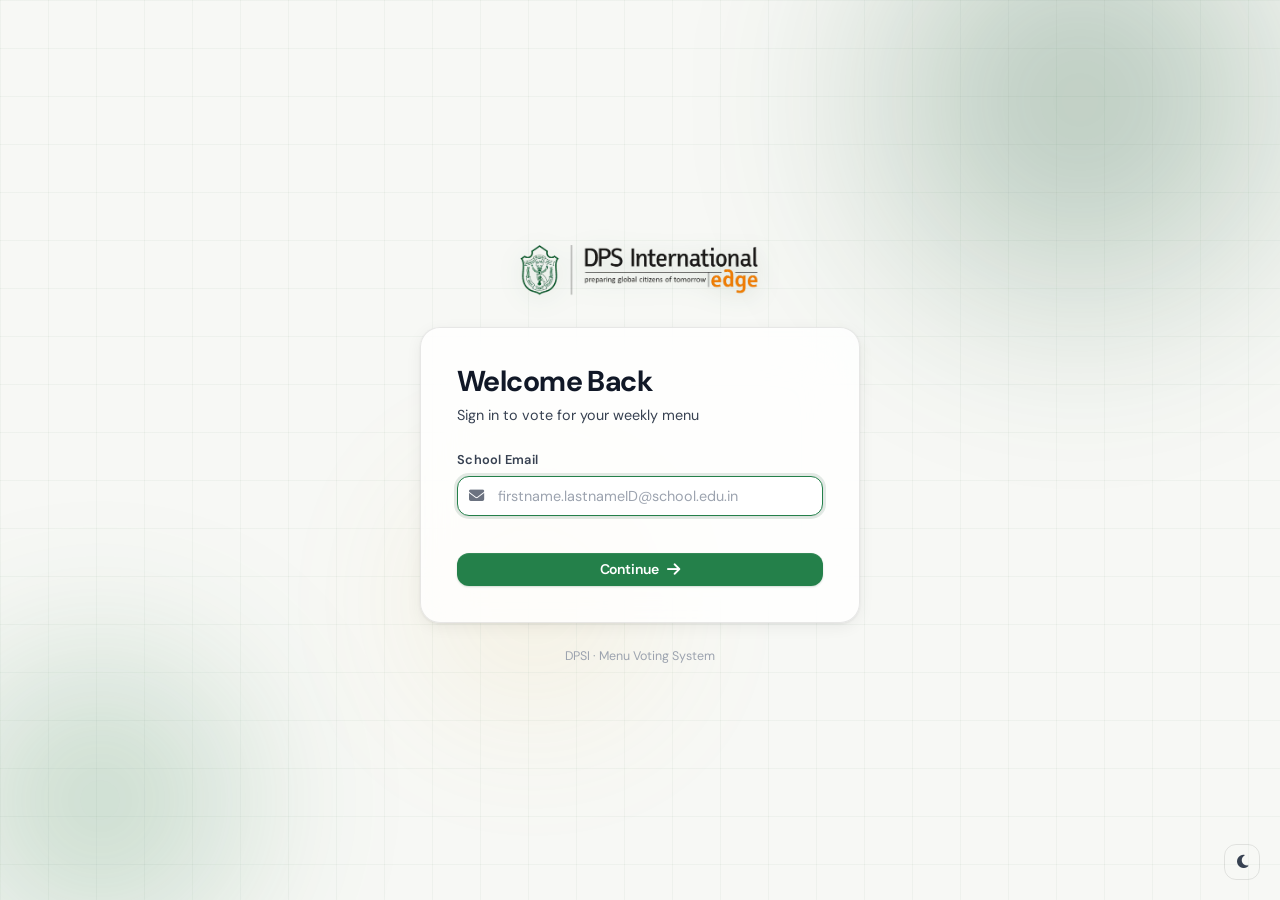
<file: index.html>
<!doctype html>
<html lang="en">
    <head>
        <script>
            // Apply saved theme immediately to prevent flash
            (function () {
                var t = localStorage.getItem('dpsi_theme');
                if (t === 'dark') document.documentElement.setAttribute('data-theme', 'dark');
            })();
        </script>
        <meta charset="UTF-8" />
        <meta name="viewport" content="width=device-width, initial-scale=1.0" />
        <title>DPSI Menu Voting</title>
        <link rel="preconnect" href="https://fonts.googleapis.com" />
        <link rel="preconnect" href="https://fonts.gstatic.com" crossorigin />
        <link
            href="https://fonts.googleapis.com/css2?family=DM+Sans:ital,opsz,wght@0,9..40,300;0,9..40,400;0,9..40,500;0,9..40,600;0,9..40,700;0,9..40,800;1,9..40,400&family=DM+Mono:wght@400;500&display=swap"
            rel="stylesheet"
        />
        <link
            rel="stylesheet"
            href="https://cdnjs.cloudflare.com/ajax/libs/font-awesome/6.5.1/css/all.min.css"
            crossorigin="anonymous"
            referrerpolicy="no-referrer"
        />
        <link rel="stylesheet" href="css/main.css" />
        <link rel="stylesheet" href="css/auth.css" />
    </head>
    <body class="auth-page">
        <!-- Animated background -->
        <div class="bg-canvas">
            <div class="bg-orb orb-1"></div>
            <div class="bg-orb orb-2"></div>
            <div class="bg-orb orb-3"></div>
            <div class="bg-grid"></div>
        </div>

        <!-- Auth Container -->
        <div class="auth-wrapper">
            <!-- Logo -->
            <div class="auth-logo">
                <img
                    src="assets/logo.png"
                    alt="DPSI"
                    id="school-logo"
                    onerror="
                        this.style.display = 'none';
                        document.getElementById('logo-text').style.display = 'block';
                    "
                />
                <div id="logo-text" class="logo-text-fallback" style="display: none">
                    <span class="logo-dps">DPS</span><span class="logo-iedge">i·Edge</span>
                </div>
            </div>

            <!-- Step 1: Email Entry -->
            <div class="auth-card glass-card" id="step-email">
                <div class="auth-card-header">
                    <h1 class="auth-title">Welcome Back</h1>
                    <p class="auth-subtitle">Sign in to vote for your weekly menu</p>
                </div>
                <div class="form-group">
                    <label class="form-label" for="email-input">School Email</label>
                    <div class="input-wrapper">
                        <i class="fa-solid fa-envelope input-icon"></i>
                        <input
                            type="email"
                            id="email-input"
                            class="form-input"
                            placeholder="firstname.lastnameID@school.edu.in"
                            autocomplete="email"
                        />
                    </div>
                    <span class="form-error" id="email-error"></span>
                </div>
                <button class="btn btn-primary btn-full" id="email-next-btn">
                    <span>Continue</span>
                    <i class="fa-solid fa-arrow-right"></i>
                </button>
            </div>

            <!-- Step 2a: First Login - Set Password -->
            <div class="auth-card glass-card" id="step-first-login" style="display: none">
                <div class="auth-card-header">
                    <button class="back-btn" id="back-from-first">
                        <i class="fa-solid fa-arrow-left"></i>
                    </button>
                    <h1 class="auth-title">First Time Here?</h1>
                    <p class="auth-subtitle">Enter your temporary password, then create a new one</p>
                </div>
                <div class="form-group">
                    <label class="form-label">Temporary Password</label>
                    <div class="input-wrapper">
                        <i class="fa-solid fa-lock input-icon"></i>
                        <input
                            type="password"
                            id="temp-password-input"
                            class="form-input"
                            placeholder="Firstname@ddmmyy"
                            autocomplete="current-password"
                        />
                        <button class="toggle-pw" data-target="temp-password-input">
                            <i class="fa-solid fa-eye"></i>
                        </button>
                    </div>
                    <span class="form-error" id="temp-pw-error"></span>
                </div>
                <div class="form-group">
                    <label class="form-label">New Password</label>
                    <div class="input-wrapper">
                        <i class="fa-solid fa-lock input-icon"></i>
                        <input
                            type="password"
                            id="new-password-input"
                            class="form-input"
                            placeholder="At least 6 characters"
                            autocomplete="new-password"
                        />
                        <button class="toggle-pw" data-target="new-password-input">
                            <i class="fa-solid fa-eye"></i>
                        </button>
                    </div>
                    <span class="form-error" id="new-pw-error"></span>
                </div>
                <div class="form-group">
                    <label class="form-label">Confirm New Password</label>
                    <div class="input-wrapper">
                        <i class="fa-solid fa-lock input-icon"></i>
                        <input
                            type="password"
                            id="confirm-password-input"
                            class="form-input"
                            placeholder="Repeat new password"
                            autocomplete="new-password"
                        />
                        <button class="toggle-pw" data-target="confirm-password-input">
                            <i class="fa-solid fa-eye"></i>
                        </button>
                    </div>
                    <span class="form-error" id="confirm-pw-error"></span>
                </div>
                <button class="btn btn-primary btn-full" id="first-login-btn">
                    <span>Set Password & Enter</span>
                    <i class="fa-solid fa-arrow-right"></i>
                </button>
            </div>

            <!-- Step 2b: Normal Login -->
            <div class="auth-card glass-card" id="step-login" style="display: none">
                <div class="auth-card-header">
                    <button class="back-btn" id="back-from-login">
                        <i class="fa-solid fa-arrow-left"></i>
                    </button>
                    <h1 class="auth-title">Welcome Back</h1>
                    <p class="auth-subtitle" id="login-name-label">Enter your password to continue</p>
                </div>
                <div class="form-group">
                    <label class="form-label">Password</label>
                    <div class="input-wrapper">
                        <i class="fa-solid fa-lock input-icon"></i>
                        <input
                            type="password"
                            id="login-password-input"
                            class="form-input"
                            placeholder="Your password"
                            autocomplete="current-password"
                        />
                        <button class="toggle-pw" data-target="login-password-input">
                            <i class="fa-solid fa-eye"></i>
                        </button>
                    </div>
                    <span class="form-error" id="login-pw-error"></span>
                </div>
                <button class="btn btn-primary btn-full" id="login-btn">
                    <span>Sign In</span>
                    <i class="fa-solid fa-arrow-right"></i>
                </button>
            </div>

            <!-- Step 2c: Admin Login -->
            <div class="auth-card glass-card" id="step-admin-login" style="display: none">
                <div class="auth-card-header">
                    <button class="back-btn" id="back-from-admin">
                        <i class="fa-solid fa-arrow-left"></i>
                    </button>
                    <h1 class="auth-title">Admin Access</h1>
                    <p class="auth-subtitle">Restricted area — authorised personnel only</p>
                </div>
                <div class="form-group">
                    <label class="form-label">Admin Password</label>
                    <div class="input-wrapper">
                        <i class="fa-solid fa-lock input-icon"></i>
                        <input
                            type="password"
                            id="admin-password-input"
                            class="form-input"
                            placeholder="Admin password"
                            autocomplete="current-password"
                        />
                        <button class="toggle-pw" data-target="admin-password-input">
                            <i class="fa-solid fa-eye"></i>
                        </button>
                    </div>
                    <span class="form-error" id="admin-pw-error"></span>
                </div>
                <button class="btn btn-primary btn-full" id="admin-login-btn">
                    <span>Access Dashboard</span>
                    <i class="fa-solid fa-arrow-right"></i>
                </button>
            </div>

            <div class="auth-footer">
                <p>DPSI · Menu Voting System</p>
            </div>
        </div>

        <!-- Loading Overlay -->
        <div class="loading-overlay" id="loading-overlay" style="display: none">
            <div class="loading-spinner"></div>
            <p class="loading-text" id="loading-text">Please wait…</p>
        </div>

        <!-- Dark mode toggle (bottom-right) -->
        <button
            class="dark-toggle"
            id="dark-toggle"
            title="Toggle dark mode"
            style="position: fixed; bottom: 20px; right: 20px; z-index: 500"
        >
            <i class="fa-solid fa-moon" id="dark-toggle-icon"></i>
        </button>

        <script>
            (function () {
                const saved = localStorage.getItem('dpsi_theme');
                const btn = document.getElementById('dark-toggle');
                const icon = document.getElementById('dark-toggle-icon');
                function applyTheme(dark) {
                    document.documentElement.setAttribute('data-theme', dark ? 'dark' : '');
                    icon.className = dark ? 'fa-solid fa-sun' : 'fa-solid fa-moon';
                }
                applyTheme(saved === 'dark');
                btn.addEventListener('click', function () {
                    const isDark = document.documentElement.getAttribute('data-theme') === 'dark';
                    const next = !isDark;
                    localStorage.setItem('dpsi_theme', next ? 'dark' : 'light');
                    applyTheme(next);
                });
            })();
        </script>

        <script src="js/config.js"></script>
        <script src="js/supabase.js"></script>
        <script src="js/crypto.js"></script>
        <script src="js/auth.js"></script>
    </body>
</html>
</file>
<file: css/main.css>
/* ===== CSS VARIABLES ===== */
:root {
    --green: #24804a;
    --green-light: #31995d;
    --green-xlight: #65bf8c;
    --green-glass: rgba(33, 120, 67, 0.1);
    --green-glass-hover: rgba(33, 120, 67, 0.18);
    --accent: #f2c94c;
    --accent-light: rgba(242, 201, 76, 0.18);
    --red: #c94646;
    --red-light: rgba(201, 70, 70, 0.14);

    /* Cleaner, higher-contrast background palette — Notion/Linear inspired */
    --bg: #f7f8f5;
    --bg-2: #eef0eb;
    --surface: rgba(255, 255, 255, 0.82);
    --surface-solid: #ffffff;
    --surface-2: rgba(255, 255, 255, 0.55);
    --surface-border: rgba(0, 0, 0, 0.09);
    --surface-border-strong: rgba(0, 0, 0, 0.16);
    --surface-shadow: 0 1px 3px rgba(0, 0, 0, 0.07), 0 4px 16px rgba(0, 0, 0, 0.06);
    --surface-shadow-lg: 0 2px 8px rgba(0, 0, 0, 0.06), 0 12px 32px rgba(0, 0, 0, 0.08);

    /* High contrast text — Stripe/Linear style */
    --text-primary: #111827;
    --text-secondary: #374151;
    --text-tertiary: #6b7280;
    --text-muted: #9ca3af;
    --text-on-green: #ffffff;

    --font-display: 'DM Sans', system-ui, sans-serif;
    --font-body: 'DM Sans', system-ui, sans-serif;
    --font-mono: 'DM Mono', monospace;

    --radius-sm: 6px;
    --radius: 12px;
    --radius-lg: 16px;
    --radius-xl: 20px;
    --radius-2xl: 28px;

    --transition: 0.15s cubic-bezier(0.4, 0, 0.2, 1);
    --transition-slow: 0.35s cubic-bezier(0.4, 0, 0.2, 1);
    --app-header-height: 82px;
    --save-bar-height: 70px;

    /* Allergen colors — bolder, clearly differentiated */
    --lactose-color: #6d28d9;
    --lactose-bg: #ede9fe;
    --lactose-border: #c4b5fd;
    --mushroom-color: #92400e;
    --mushroom-bg: #fef3c7;
    --mushroom-border: #fcd34d;
    --nuts-color: #c2410c;
    --nuts-bg: #ffedd5;
    --nuts-border: #fed7aa;

    --star-color: #92400e;
    --star-bg: #fefce8;
    --star-border: #fde047;
    --star-outline: #f4c43a;
}

/* ===== DARK MODE VARIABLES ===== */
[data-theme='dark'] {
    --bg: #0f1410;
    --bg-2: #1b2220;
    --surface: rgba(30, 38, 32, 0.95);
    --surface-solid: #191f1a;
    --surface-2: rgba(30, 38, 32, 0.72);
    --surface-border: rgba(255, 255, 255, 0.1);
    --surface-border-strong: rgba(255, 255, 255, 0.18);
    --surface-shadow: 0 1px 3px rgba(0, 0, 0, 0.4), 0 4px 16px rgba(0, 0, 0, 0.35);
    --surface-shadow-lg: 0 2px 8px rgba(0, 0, 0, 0.35), 0 12px 32px rgba(0, 0, 0, 0.4);
    --text-primary: #e8efe9;
    --text-secondary: #c4d2c2;
    --text-tertiary: #8fa293;
    --text-muted: #6a7b69;
    --accent: #f4d35f;
    --accent-light: rgba(244, 211, 95, 0.24);
    --green: #39b974;
    --green-light: #4fca8a;
    --green-xlight: #7fe3b3;
    --green-glass: rgba(56, 160, 90, 0.16);
    --green-glass-hover: rgba(56, 160, 90, 0.28);
    --red: #e86b6b;
    --red-light: rgba(232, 107, 107, 0.18);
    --star-bg: #1f1a08;
    --star-border: #7b5a00;
    --star-color: #f5cc54;
    --lactose-bg: #271a39;
    --lactose-border: #8762d6;
    --mushroom-bg: #2d2110;
    --mushroom-border: #a57615;
    --nuts-bg: #2a180f;
    --nuts-border: #b0572f;
}

/* ===== RESET ===== */
*,
*::before,
*::after {
    box-sizing: border-box;
    margin: 0;
    padding: 0;
}

html {
    scroll-behavior: smooth;
    -webkit-font-smoothing: antialiased;
    -moz-osx-font-smoothing: grayscale;
}

body {
    font-family: var(--font-body);
    background: var(--bg);
    color: var(--text-primary);
    min-height: 100vh;
    line-height: 1.6;
    font-size: 15px;
}

img {
    max-width: 100%;
    display: block;
}
button {
    cursor: pointer;
    border: none;
    background: none;
    font-family: inherit;
}
input,
select,
textarea {
    font-family: inherit;
}
a {
    color: inherit;
    text-decoration: none;
}

/* ===== TYPOGRAPHY ===== */
h1,
h2,
h3 {
    font-family: var(--font-display);
    font-weight: 800;
    line-height: 1.2;
    letter-spacing: -0.02em;
}

/* ===== GLASSMORPHISM ===== */
.glass-card {
    background: var(--surface);
    backdrop-filter: blur(24px) saturate(1.6);
    -webkit-backdrop-filter: blur(24px) saturate(1.6);
    border: 1px solid var(--surface-border);
    box-shadow: var(--surface-shadow);
}

.glass-nav {
    background: rgba(247, 248, 245, 0.88);
    backdrop-filter: blur(28px) saturate(1.8);
    -webkit-backdrop-filter: blur(28px) saturate(1.8);
    border-bottom: 1px solid var(--surface-border);
    box-shadow: 0 1px 0 rgba(0, 0, 0, 0.05);
}

/* ===== BUTTONS ===== */
.btn {
    display: inline-flex;
    align-items: center;
    gap: 7px;
    padding: 9px 18px;
    border-radius: var(--radius);
    font-size: 0.875rem;
    font-weight: 600;
    font-family: var(--font-body);
    letter-spacing: -0.01em;
    transition: all var(--transition);
    white-space: nowrap;
    line-height: 1;
}

.btn i {
    width: 15px;
    height: 15px;
    font-size: 0.95rem;
    flex-shrink: 0;
}

.btn-primary {
    background: var(--green);
    color: var(--text-on-green);
    box-shadow:
        0 1px 2px rgba(26, 86, 50, 0.2),
        inset 0 1px 0 rgba(255, 255, 255, 0.08);
}
.btn-primary:hover {
    background: var(--green-light);
    box-shadow:
        0 4px 12px rgba(26, 86, 50, 0.3),
        inset 0 1px 0 rgba(255, 255, 255, 0.08);
    transform: translateY(-1px);
}
.btn-primary:active {
    transform: translateY(0);
    box-shadow: 0 1px 2px rgba(26, 86, 50, 0.2);
}

.btn-secondary {
    background: var(--green-glass);
    color: var(--green);
    border: 1px solid rgba(26, 86, 50, 0.2);
}
.btn-secondary:hover {
    background: var(--green-glass-hover);
    border-color: rgba(26, 86, 50, 0.3);
    transform: translateY(-1px);
}

.btn-ghost {
    background: transparent;
    color: var(--text-secondary);
    border: 1px solid var(--surface-border);
}
.btn-ghost:hover {
    background: var(--bg-2);
    color: var(--text-primary);
    border-color: var(--surface-border-strong);
}

.btn-danger {
    background: var(--red);
    color: white;
    box-shadow: 0 1px 2px rgba(185, 28, 28, 0.2);
}
.btn-danger:hover {
    background: #991b1b;
    transform: translateY(-1px);
    box-shadow: 0 4px 12px rgba(185, 28, 28, 0.25);
}

.btn-large {
    padding: 12px 28px;
    font-size: 0.95rem;
    border-radius: var(--radius-lg);
}
.btn-full {
    width: 100%;
    justify-content: center;
}
.icon-btn {
    padding: 8px;
    width: 36px;
    height: 36px;
    border-radius: var(--radius);
}
.icon-btn i {
    display: inline-flex;
    align-items: center;
    justify-content: center;
    width: 100%;
    height: 100%;
    font-size: 0.95rem;
    line-height: 1;
}

/* ===== FORMS ===== */
.form-group {
    display: flex;
    flex-direction: column;
    gap: 5px;
}

.form-label {
    font-size: 0.8rem;
    font-weight: 600;
    color: var(--text-secondary);
    letter-spacing: 0.02em;
}

.form-label .required {
    color: var(--red);
}

.input-wrapper {
    position: relative;
    display: flex;
    align-items: center;
}

.input-icon {
    position: absolute;
    left: 12px;
    color: var(--text-tertiary);
    font-size: 0.95rem;
    pointer-events: none;
    flex-shrink: 0;
}

.form-input {
    width: 100%;
    padding: 10px 14px;
    border-radius: var(--radius);
    border: 1.5px solid var(--surface-border-strong);
    background: var(--surface-solid);
    color: var(--text-primary);
    font-size: 0.9rem;
    font-family: var(--font-body);
    transition: all var(--transition);
    outline: none;
    -webkit-appearance: none;
    appearance: none;
    box-shadow: 0 1px 2px rgba(0, 0, 0, 0.04);
}

.input-wrapper .form-input {
    padding-left: 40px;
}

.form-input:focus {
    border-color: var(--green);
    background: #fff;
    box-shadow:
        0 0 0 3px rgba(26, 86, 50, 0.12),
        0 1px 2px rgba(0, 0, 0, 0.04);
}

.form-input::placeholder {
    color: var(--text-muted);
}

.form-textarea {
    resize: vertical;
    min-height: 72px;
}

select.form-input {
    cursor: pointer;
}

.toggle-pw {
    position: absolute;
    right: 10px;
    color: var(--text-tertiary);
    padding: 4px;
    display: flex;
    border-radius: var(--radius-sm);
}
.toggle-pw i {
    width: 16px;
    height: 16px;
    font-size: 1rem;
}
.toggle-pw:hover {
    color: var(--green);
}

.form-error {
    font-size: 0.8rem;
    color: var(--red);
    min-height: 16px;
    font-weight: 500;
}

.form-hint {
    font-size: 0.78rem;
    color: var(--text-tertiary);
    margin-top: 1px;
    line-height: 1.4;
}

.form-row {
    display: grid;
    grid-template-columns: repeat(auto-fit, minmax(150px, 1fr));
    gap: 12px;
}

/* ===== TOGGLE SWITCH ===== */
.toggle-switch {
    position: relative;
    display: inline-block;
    width: 48px;
    height: 26px;
    flex-shrink: 0;
}
.toggle-switch input {
    opacity: 0;
    width: 0;
    height: 0;
}
.toggle-slider {
    position: absolute;
    inset: 0;
    background: #ccc;
    border-radius: 26px;
    transition: all var(--transition);
    cursor: pointer;
}
.toggle-slider::before {
    content: '';
    position: absolute;
    width: 20px;
    height: 20px;
    left: 3px;
    top: 3px;
    background: white;
    border-radius: 50%;
    transition: all var(--transition);
    box-shadow: 0 1px 4px rgba(0, 0, 0, 0.2);
}
.toggle-switch input:checked + .toggle-slider {
    background: var(--green);
}
.toggle-switch input:checked + .toggle-slider::before {
    transform: translateX(22px);
}

/* ===== APP HEADER ===== */
.app-header {
    position: sticky;
    top: 0;
    z-index: 100;
    padding: 0;
}

.header-inner {
    display: flex;
    align-items: center;
    justify-content: space-between;
    gap: 16px;
    width: 100%;
    max-width: none;
    margin: 0;
    padding: 12px 18px 12px 6px;
}

.header-left {
    align-items: center;
    gap: 14px;
}

.header-left,
.header-right {
    display: flex;
    align-items: center;
    gap: 12px;
    flex: 1;
}

.header-right {
    justify-content: flex-end;
}
.header-center {
    flex: 2;
    display: flex;
    justify-content: center;
}

.nav-logo {
    width: auto;
    height: 56px;
    max-width: 160px;
    margin-left: 2px;
    object-fit: contain;
    border-radius: 12px;
}

@media (max-width: 900px) {
    .header-inner {
        flex-wrap: wrap;
        gap: 12px;
        padding: 14px 18px;
    }
    .header-left,
    .header-right,
    .header-center {
        flex: 1 1 100%;
        justify-content: flex-start;
    }
    .header-center {
        justify-content: center;
    }
    .header-right {
        justify-content: flex-end;
    }
    .nav-logo {
        height: 52px;
    }
}

@media (max-width: 640px) {
    .header-inner {
        flex-wrap: wrap;
        padding: 12px 16px;
    }
    .header-left,
    .header-right,
    .header-center {
        width: 100%;
        justify-content: space-between;
    }
    .header-center {
        order: 3;
        justify-content: flex-start;
    }
    .header-right {
        justify-content: flex-end;
    }
    .app-main,
    .save-bar-inner {
        padding-left: 16px;
        padding-right: 16px;
    }
    .save-bar-inner {
        flex-direction: column;
        align-items: stretch;
        gap: 12px;
    }
}

/* ===== ALLERGEN TAGS ===== */
.allergen-tag {
    display: inline-flex;
    align-items: center;
    gap: 4px;
    padding: 3px 9px;
    border-radius: 6px;
    font-size: 0.72rem;
    font-weight: 700;
    letter-spacing: 0.02em;
    border: 1.5px solid;
    line-height: 1.4;
}

.allergen-tag.lactose {
    background: #eef2ff;
    color: #4f46e5;
    border-color: #c7d2fe;
}
.allergen-tag.mushroom {
    background: #fff7ed;
    color: #92400e;
    border-color: #fcd34d;
}
.allergen-tag.nuts {
    background: #fff1f0;
    color: #9a3412;
    border-color: #fda29b;
}

.star-tag {
    display: inline-flex;
    align-items: center;
    gap: 4px;
    padding: 3px 9px;
    border-radius: 6px;
    font-size: 0.72rem;
    font-weight: 700;
    background: var(--star-bg);
    color: var(--star-color);
    border: 1.5px solid var(--star-border);
    letter-spacing: 0.02em;
}

.star-tag i {
    font-size: 0.72rem;
    line-height: 1;
}

/* ===== ITEM CARD ===== */
.item-card {
    background: var(--surface);
    backdrop-filter: blur(16px);
    -webkit-backdrop-filter: blur(16px);
    border: 1.5px solid var(--surface-border);
    border-radius: var(--radius-lg);
    overflow: hidden;
    transition: all var(--transition);
    cursor: pointer;
    position: relative;
    display: flex;
    flex-direction: column;
    box-shadow: var(--surface-shadow);
}

.item-card:hover {
    border-color: rgba(26, 86, 50, 0.4);
    box-shadow: 0 4px 20px rgba(0, 0, 0, 0.1);
    transform: translateY(-2px);
}

/* Star item — golden outline */
.item-card.star-item {
    border-color: var(--star-outline);
    box-shadow:
        0 0 0 1px var(--star-outline),
        var(--surface-shadow);
}
.item-card.star-item:hover {
    box-shadow:
        0 0 0 2px var(--star-outline),
        0 4px 20px rgba(212, 160, 23, 0.2);
}

.item-card.selected {
    border-color: var(--green);
    background: rgba(26, 86, 50, 0.04);
    box-shadow:
        0 0 0 2.5px var(--green),
        0 4px 20px rgba(26, 86, 50, 0.12);
}

.item-card.selected.star-item {
    border-color: var(--green);
    box-shadow:
        0 0 0 2.5px var(--green),
        0 4px 20px rgba(26, 86, 50, 0.12);
}

.item-card.selected::after {
    content: '\f00c';
    font-family: 'Font Awesome 6 Free';
    font-weight: 900;
    color: white;
    position: absolute;
    top: 10px;
    right: 10px;
    width: 20px;
    height: 20px;
    display: grid;
    place-items: center;
    background: var(--green);
    border-radius: 50%;
    box-shadow: 0 2px 6px rgba(26, 86, 50, 0.3);
}

.item-card.disabled {
    opacity: 0.4;
    pointer-events: none;
    filter: grayscale(0.5);
}

.item-card-img {
    width: 100%;
    height: 130px;
    object-fit: cover;
}

.item-card-body {
    padding: 12px 14px 14px;
    flex: 1;
    display: flex;
    flex-direction: column;
    gap: 7px;
}

.item-card-name {
    font-size: 0.92rem;
    font-weight: 600;
    color: var(--text-primary);
    line-height: 1.3;
    letter-spacing: -0.01em;
}

.item-card-desc {
    font-size: 0.78rem;
    color: var(--text-tertiary);
    line-height: 1.4;
}

.item-card-tags {
    display: flex;
    flex-wrap: wrap;
    gap: 4px;
    margin-top: auto;
    padding-top: 4px;
}

/* ===== MODAL ===== */
.modal-overlay {
    position: fixed;
    inset: 0;
    background: rgba(0, 0, 0, 0.45);
    backdrop-filter: blur(6px);
    -webkit-backdrop-filter: blur(6px);
    z-index: 200;
    display: flex;
    align-items: center;
    justify-content: center;
    padding: 20px;
    animation: fadeIn 0.15s ease;
}

@keyframes fadeIn {
    from {
        opacity: 0;
    }
    to {
        opacity: 1;
    }
}

.modal {
    width: 100%;
    max-width: 540px;
    max-height: 92vh;
    overflow-y: auto;
    border-radius: var(--radius-xl);
    /* Solid white background for maximum form legibility */
    background: #ffffff !important;
    backdrop-filter: none !important;
    -webkit-backdrop-filter: none !important;
    border: 1px solid var(--surface-border);
    box-shadow:
        0 8px 40px rgba(0, 0, 0, 0.16),
        0 2px 8px rgba(0, 0, 0, 0.08);
    animation: slideUp 0.2s cubic-bezier(0.34, 1.4, 0.64, 1);
}

.modal-sm {
    max-width: 400px;
}

@keyframes slideUp {
    from {
        opacity: 0;
        transform: translateY(16px) scale(0.98);
    }
    to {
        opacity: 1;
        transform: none;
    }
}

.modal-header {
    display: flex;
    align-items: center;
    justify-content: space-between;
    padding: 22px 24px 0;
    margin-bottom: 2px;
    border-bottom: 1px solid var(--surface-border);
    padding-bottom: 16px;
}

.modal-header h2 {
    font-size: 1.15rem;
    font-weight: 700;
    color: var(--text-primary);
}

.modal-close {
    width: 30px;
    height: 30px;
    display: flex;
    align-items: center;
    justify-content: center;
    border-radius: var(--radius-sm);
    color: var(--text-tertiary);
    transition: all var(--transition);
}
.modal-close:hover {
    background: var(--bg-2);
    color: var(--text-primary);
}
.modal-close i {
    font-size: 0.95rem;
    line-height: 1;
}

.modal-body {
    padding: 20px 24px;
    display: flex;
    flex-direction: column;
    gap: 14px;
    background: #ffffff;
}

.modal-footer {
    display: flex;
    justify-content: flex-end;
    gap: 8px;
    padding: 14px 24px 20px;
    border-top: 1px solid var(--surface-border);
    background: #fafafa;
    border-radius: 0 0 var(--radius-xl) var(--radius-xl);
}

/* ===== DARK MODE TOGGLE ===== */
.dark-toggle {
    width: 36px;
    height: 36px;
    border-radius: var(--radius);
    display: flex;
    align-items: center;
    justify-content: center;
    color: var(--text-secondary);
    border: 1px solid var(--surface-border);
    background: transparent;
    transition: all var(--transition);
    cursor: pointer;
}
.dark-toggle:hover {
    background: var(--bg-2);
    color: var(--text-primary);
    border-color: var(--surface-border-strong);
}
.dark-toggle i {
    font-size: 0.95rem;
    line-height: 1;
}

/* ===== MENU SUMMARY POPUP ===== */
.menu-summary-modal .modal {
    max-width: 90vw;
    width: 860px;
}
.menu-summary-modal .modal-body {
    padding: 16px 24px 20px;
}

/* ===== GLASS NAV DARK ===== */
[data-theme='dark'] .glass-nav {
    background: rgba(15, 20, 16, 0.92);
}
[data-theme='dark'] .sticky-save-bar {
    background: rgba(24, 30, 25, 0.96);
    border-bottom: 1px solid rgba(255, 255, 255, 0.08);
}
[data-theme='dark'] .week-badge {
    background: rgba(57, 182, 107, 0.12);
    border-color: rgba(57, 182, 107, 0.25);
    color: #cde9d4;
}
[data-theme='dark'] .nav-logo,
[data-theme='dark'] #school-logo {
    filter: brightness(1.2) saturate(1.15);
    opacity: 0.98;
    background-color: rgba(255, 255, 255, 0.14);
    box-shadow: inset 0 0 14px rgba(255, 255, 255, 0.18);
    border-radius: 14px;
}
[data-theme='dark'] .star-info-bar {
    background: rgba(244, 210, 74, 0.14);
    border-color: rgba(244, 210, 74, 0.32);
    color: #f9e7b3;
}
[data-theme='dark'] .star-info-bar i {
    color: #f4d35f;
}
[data-theme='dark'] .star-info-bar .star-used-badge {
    background: rgba(244, 210, 74, 0.18);
    border-color: rgba(244, 210, 74, 0.32);
    color: var(--text-primary);
}
[data-theme='dark'] .btn-primary {
    background: #2f7e5b;
    color: #f4f8f3;
    box-shadow: 0 4px 12px rgba(57, 182, 107, 0.2);
}
[data-theme='dark'] .btn-primary:hover {
    background: #3ca77b;
}
[data-theme='dark'] .day-btn.active {
    background: rgba(57, 182, 107, 0.18);
    color: var(--text-primary);
}
[data-theme='dark'] .day-btn.active:hover {
    background: rgba(57, 182, 107, 0.22);
}
[data-theme='dark'] .star-info-bar.star-limit-reached {
    background: rgba(172, 41, 41, 0.16);
    border-color: rgba(232, 107, 107, 0.28);
    color: #f5d4d4;
}
[data-theme='dark'] .star-info-bar.star-limit-reached i {
    color: #f9b3b3;
}
[data-theme='dark'] .star-info-bar.star-limit-reached .star-used-badge {
    background: rgba(232, 107, 107, 0.18);
    border-color: rgba(232, 107, 107, 0.28);
    color: #ffffff;
}
[data-theme='dark'] .fixed-item-notice {
    background: rgba(56, 160, 90, 0.12);
    border-color: rgba(56, 160, 90, 0.24);
    color: #d8f5d7;
}
[data-theme='dark'] .allergen-tag.lactose {
    background: rgba(99, 102, 241, 0.18);
    color: #eef2ff;
    border-color: rgba(99, 102, 241, 0.42);
}
[data-theme='dark'] .allergen-tag.mushroom {
    background: rgba(168, 85, 0, 0.18);
    color: #ffefc7;
    border-color: rgba(168, 85, 0, 0.38);
}
[data-theme='dark'] .allergen-tag.nuts {
    background: rgba(220, 38, 38, 0.18);
    color: #ffe8dc;
    border-color: rgba(220, 38, 38, 0.38);
}
[data-theme='dark'] .modal {
    background: #1e2620 !important;
}
[data-theme='dark'] .modal-footer {
    background: #171d18;
}
[data-theme='dark'] .modal-body {
    background: #1e2620;
}
[data-theme='dark'] .form-input {
    background: #141a15;
    color: var(--text-primary);
    border-color: var(--surface-border-strong);
}
[data-theme='dark'] .form-input:focus {
    background: #0f1410;
}
[data-theme='dark'] .loading-overlay {
    background: rgba(10, 14, 11, 0.75);
}
[data-theme='dark'] .summary-table-wrap,
[data-theme='dark'] .summary-table td.row-label,
[data-theme='dark'] .summary-table th {
    background: #1a1f1b;
}
[data-theme='dark'] .summary-table th {
    background: #141a15;
}
[data-theme='dark'] .summary-table td.row-label {
    background: #141a15;
}
[data-theme='dark'] .summary-table td.voted,
[data-theme='dark'] .summary-table td.consensus-winner {
    color: var(--text-primary);
}

/* ===== TOAST ===== */
.toast {
    position: fixed;
    bottom: 32px;
    left: 50%;
    transform: translateX(-50%) translateY(100px);
    background: var(--green);
    color: white;
    padding: 12px 20px;
    border-radius: 40px;
    display: flex;
    align-items: center;
    gap: 8px;
    font-size: 0.9rem;
    font-weight: 500;
    box-shadow: 0 8px 24px rgba(26, 86, 50, 0.35);
    z-index: 300;
    transition: transform 0.3s cubic-bezier(0.34, 1.56, 0.64, 1);
    white-space: nowrap;
}

.toast.show {
    transform: translateX(-50%) translateY(0);
}
.toast.error {
    background: var(--red);
    box-shadow: 0 8px 24px rgba(192, 57, 43, 0.35);
}

[data-theme='dark'] .toast {
    background: #1b5d45;
    box-shadow: 0 8px 24px rgba(0, 0, 0, 0.45);
}

.toast-icon {
    width: 18px;
    height: 18px;
    flex-shrink: 0;
}

/* ===== LOADING OVERLAY ===== */
.loading-overlay {
    position: fixed;
    inset: 0;
    background: rgba(240, 242, 237, 0.7);
    backdrop-filter: blur(8px);
    z-index: 400;
    display: flex;
    flex-direction: column;
    align-items: center;
    justify-content: center;
    gap: 16px;
}

.loading-spinner {
    width: 44px;
    height: 44px;
    border: 3px solid var(--surface-border);
    border-top-color: var(--green);
    border-radius: 50%;
    animation: spin 0.8s linear infinite;
}

@keyframes spin {
    to {
        transform: rotate(360deg);
    }
}

.loading-text {
    color: var(--text-secondary);
    font-size: 0.9rem;
}

/* ===== ALLERGEN CHECKBOXES IN FORM ===== */
.allergen-checkboxes {
    display: flex;
    flex-wrap: wrap;
    gap: 8px;
}
.allergen-check {
    display: flex;
    align-items: center;
    cursor: pointer;
}
.allergen-check input {
    position: absolute;
    opacity: 0;
    width: 0;
    height: 0;
}
/* Default: fully visible, not faded */
.allergen-check .allergen-tag {
    opacity: 1;
    transition: all var(--transition);
    cursor: pointer;
    user-select: none;
}
/* Unselected: slightly muted but still readable */
.allergen-check:not(:has(input:checked)) .allergen-tag {
    opacity: 0.55;
    filter: grayscale(0.3);
}
/* Selected: full colour + ring */
.allergen-check input:checked + .allergen-tag {
    opacity: 1;
    filter: none;
    box-shadow: 0 0 0 2px currentColor;
}
.allergen-check .allergen-tag:hover {
    opacity: 1 !important;
    filter: none !important;
}

/* ===== UTILITY ===== */
.highlight {
    color: var(--green);
    font-weight: 600;
}
.text-muted {
    color: var(--text-tertiary);
}

/* ===== RESPONSIVE BREAKPOINTS ===== */
@media (max-width: 768px) {
    .header-inner {
        padding: 10px 16px;
        gap: 8px;
    }
    .header-center {
        flex: unset;
    }
    .modal {
        border-radius: var(--radius-lg);
    }
    .modal-footer {
        border-radius: 0 0 var(--radius-lg) var(--radius-lg);
    }
}

@media (max-width: 480px) {
    .btn {
        padding: 8px 14px;
        font-size: 0.82rem;
    }
    .btn-large {
        padding: 11px 22px;
    }
}
</file>
<file: css/auth.css>
/* ===== AUTH PAGE ===== */
.auth-page {
    min-height: 100vh;
    display: flex;
    align-items: center;
    justify-content: center;
    padding: 24px;
    position: relative;
    background: var(--bg);
}

/* ===== ANIMATED BACKGROUND ===== */
.bg-canvas {
    position: fixed;
    inset: 0;
    overflow: hidden;
    z-index: 0;
    pointer-events: none;
}

.bg-orb {
    position: absolute;
    border-radius: 50%;
    filter: blur(80px);
    opacity: 0.35;
}

.orb-1 {
    width: 600px;
    height: 600px;
    background: radial-gradient(circle, #1a5632 0%, transparent 70%);
    top: -200px;
    right: -100px;
    animation: orbFloat1 18s ease-in-out infinite;
}

.orb-2 {
    width: 400px;
    height: 400px;
    background: radial-gradient(circle, #2a7a48 0%, transparent 70%);
    bottom: -100px;
    left: -100px;
    animation: orbFloat2 14s ease-in-out infinite;
}

.orb-3 {
    width: 300px;
    height: 300px;
    background: radial-gradient(circle, #e8b84b 0%, transparent 70%);
    top: 50%;
    left: 30%;
    opacity: 0.2;
    animation: orbFloat3 20s ease-in-out infinite;
}

@keyframes orbFloat1 {
    0%,
    100% {
        transform: translate(0, 0) scale(1);
    }
    33% {
        transform: translate(-60px, 40px) scale(1.05);
    }
    66% {
        transform: translate(40px, -30px) scale(0.95);
    }
}
@keyframes orbFloat2 {
    0%,
    100% {
        transform: translate(0, 0) scale(1);
    }
    50% {
        transform: translate(50px, -40px) scale(1.1);
    }
}
@keyframes orbFloat3 {
    0%,
    100% {
        transform: translate(0, 0);
    }
    50% {
        transform: translate(-80px, 60px);
    }
}

.bg-grid {
    position: absolute;
    inset: 0;
    background-image:
        linear-gradient(rgba(26, 86, 50, 0.04) 1px, transparent 1px),
        linear-gradient(90deg, rgba(26, 86, 50, 0.04) 1px, transparent 1px);
    background-size: 48px 48px;
}

/* ===== AUTH WRAPPER ===== */
.auth-wrapper {
    position: relative;
    z-index: 1;
    width: 100%;
    max-width: 440px;
    display: flex;
    flex-direction: column;
    align-items: center;
    gap: 24px;
}

/* ===== AUTH LOGO ===== */
.auth-logo {
    display: flex;
    justify-content: center;
}

.auth-logo img {
    max-height: 70px;
    max-width: 280px;
    width: auto;
    object-fit: contain;
    filter: drop-shadow(0 4px 12px rgba(26, 86, 50, 0.2));
}

.logo-text-fallback {
    font-family: var(--font-display);
    font-size: 2.2rem;
    font-weight: 700;
    letter-spacing: -0.02em;
}

.logo-dps {
    color: var(--green);
}
.logo-iedge {
    color: var(--accent);
    margin-left: 4px;
}

/* ===== AUTH CARD ===== */
.auth-card {
    width: 100%;
    border-radius: var(--radius-xl);
    padding: 36px;
    animation: cardIn 0.4s cubic-bezier(0.34, 1.56, 0.64, 1);
}

@keyframes cardIn {
    from {
        opacity: 0;
        transform: translateY(24px) scale(0.96);
    }
    to {
        opacity: 1;
        transform: none;
    }
}

.auth-card-header {
    margin-bottom: 24px;
    position: relative;
}

.auth-title {
    font-size: 1.8rem;
    font-weight: 700;
    color: var(--text-primary);
    margin-bottom: 6px;
}

.auth-subtitle {
    font-size: 0.9rem;
    color: var(--text-secondary);
    line-height: 1.5;
}

/* ===== BACK BUTTON ===== */
.back-btn {
    position: absolute;
    top: -8px;
    left: -8px;
    width: 36px;
    height: 36px;
    display: flex;
    align-items: center;
    justify-content: center;
    border-radius: 50%;
    color: var(--text-secondary);
    transition: all var(--transition);
    background: var(--green-glass);
}

.back-btn:hover {
    background: var(--green-glass-hover);
    color: var(--green);
}

.back-btn i {
    width: 18px;
    height: 18px;
    font-size: 1rem;
}

.auth-card-header:has(.back-btn) .auth-title,
.auth-card-header:has(.back-btn) .auth-subtitle {
    padding-left: 36px;
}

/* form groups inside auth card */
.auth-card .form-group {
    margin-bottom: 16px;
}

/* ===== AUTH FOOTER ===== */
.auth-footer {
    text-align: center;
    font-size: 0.78rem;
    color: var(--text-muted);
}

/* ===== RESPONSIVE ===== */
@media (max-width: 480px) {
    .auth-card {
        padding: 24px 20px;
    }
    .auth-title {
        font-size: 1.5rem;
    }
}
</file>
<file: css/admin.css>
/* ===== ADMIN PAGE ===== */
.admin-page {
    background: var(--bg);
}

/* ===== ADMIN HEADER ===== */
.admin-brand {
    display: flex;
    align-items: center;
    gap: 12px;
}

.admin-icon {
    width: 40px;
    height: 40px;
    border-radius: 12px;
    background: var(--green);
    display: flex;
    align-items: center;
    justify-content: center;
    color: white;
    flex-shrink: 0;
}
.admin-icon i {
    font-size: 0.95rem;
    line-height: 1;
}

.admin-label {
    font-size: 0.7rem;
    text-transform: uppercase;
    letter-spacing: 0.08em;
    color: var(--text-muted);
    font-weight: 600;
}
.admin-title {
    font-size: 1rem;
    font-weight: 800;
    font-family: var(--font-display);
    color: var(--text-primary);
    letter-spacing: -0.02em;
}

/* ===== ADMIN TABS ===== */
.admin-tabs {
    display: flex;
    gap: 4px;
    background: var(--green-glass);
    border: 1px solid var(--surface-border);
    border-radius: var(--radius-xl);
    padding: 4px;
}

.admin-tab {
    display: flex;
    align-items: center;
    gap: 7px;
    padding: 8px 16px;
    border-radius: var(--radius-lg);
    font-size: 0.85rem;
    font-weight: 600;
    font-family: var(--font-body);
    color: var(--text-secondary);
    transition: all var(--transition);
}
.admin-tab i {
    width: 15px;
    height: 15px;
    font-size: 0.95rem;
}
.admin-tab:hover {
    color: var(--green);
}
.admin-tab.active {
    background: var(--green);
    color: white;
    box-shadow: 0 4px 12px rgba(26, 86, 50, 0.25);
}

/* ===== ADMIN PANEL ===== */
.admin-panel {
    max-width: 1280px;
    margin: 0 auto;
    padding: 24px;
}

.panel-header {
    display: flex;
    align-items: flex-start;
    justify-content: space-between;
    gap: 16px;
    margin-bottom: 24px;
}

.panel-actions {
    display: flex;
    flex-direction: column;
    align-items: flex-end;
    gap: 10px;
}

.panel-title {
    font-size: 1.6rem;
    font-family: var(--font-display);
    font-weight: 800;
    letter-spacing: -0.03em;
}
.panel-subtitle {
    font-size: 0.85rem;
    color: var(--text-secondary);
    margin-top: 4px;
}

/* ===== CATEGORY FILTER ===== */
.category-filter-wrap {
    overflow-x: auto;
    scrollbar-width: none;
    margin-bottom: 20px;
}
.category-filter-wrap::-webkit-scrollbar {
    display: none;
}

.category-filter {
    display: flex;
    gap: 6px;
    padding-bottom: 4px;
    width: max-content;
}

.cat-btn {
    padding: 7px 16px;
    border-radius: 20px;
    font-size: 0.82rem;
    font-weight: 600;
    color: var(--text-secondary);
    border: 1.5px solid var(--surface-border);
    background: var(--surface-2);
    font-family: var(--font-body);
    transition: all var(--transition);
    white-space: nowrap;
}
.cat-btn:hover {
    border-color: var(--green);
    color: var(--green);
}
.cat-btn.active {
    background: var(--green);
    color: white;
    border-color: var(--green);
    box-shadow: 0 4px 12px rgba(26, 86, 50, 0.25);
}

/* ===== STAR WARNING ===== */
.star-warning {
    display: flex;
    align-items: center;
    gap: 8px;
    padding: 10px 16px;
    background: rgba(232, 184, 75, 0.12);
    border: 1px solid rgba(232, 184, 75, 0.3);
    border-radius: var(--radius-lg);
    font-size: 0.85rem;
    color: #856a1c;
    margin-bottom: 16px;
}
.star-warning i {
    width: 16px;
    height: 16px;
    font-size: 0.95rem;
    color: var(--accent);
    flex-shrink: 0;
}

/* ===== ADMIN ITEMS GRID ===== */
.admin-items-grid {
    display: grid;
    grid-template-columns: repeat(auto-fill, minmax(220px, 1fr));
    gap: 14px;
}

.admin-item-card {
    background: var(--surface);
    backdrop-filter: blur(16px);
    border: 1.5px solid var(--surface-border);
    border-radius: var(--radius-lg);
    overflow: hidden;
    transition: all var(--transition);
    display: flex;
    flex-direction: column;
}

.admin-item-card:hover {
    box-shadow: var(--surface-shadow);
    transform: translateY(-2px);
}

.admin-item-img {
    width: 100%;
    height: 130px;
    object-fit: cover;
}

.admin-item-body {
    padding: 14px;
    flex: 1;
    display: flex;
    flex-direction: column;
    gap: 8px;
}

.admin-item-name {
    font-size: 0.95rem;
    font-weight: 600;
}

.admin-item-cat {
    font-size: 0.75rem;
    color: var(--text-muted);
    font-weight: 500;
    text-transform: uppercase;
    letter-spacing: 0.05em;
}

.admin-item-tags {
    display: flex;
    flex-wrap: wrap;
    gap: 4px;
}

.admin-item-actions {
    display: flex;
    gap: 6px;
    padding: 10px 14px;
    border-top: 1px solid var(--surface-border);
    background: rgba(0, 0, 0, 0.01);
}

.admin-item-actions .btn {
    padding: 6px 12px;
    font-size: 0.78rem;
    border-radius: var(--radius-sm);
}

/* ===== RESULTS ===== */
.stats-row {
    display: grid;
    grid-template-columns: repeat(3, 1fr);
    gap: 14px;
    margin-bottom: 28px;
}

.stat-card {
    border-radius: var(--radius-lg);
    padding: 20px;
    text-align: center;
}

.stat-label {
    font-size: 0.75rem;
    text-transform: uppercase;
    letter-spacing: 0.08em;
    color: var(--text-muted);
    font-weight: 600;
    margin-bottom: 8px;
}
.stat-value {
    font-size: 2rem;
    font-weight: 800;
    font-family: var(--font-display);
    color: var(--green);
    letter-spacing: -0.03em;
}

.results-days {
    display: flex;
    flex-direction: column;
    gap: 24px;
}

.result-day-card {
    background: var(--surface);
    border: 1px solid var(--surface-border);
    border-radius: var(--radius-xl);
    overflow: hidden;
}

.result-day-header {
    padding: 16px 20px;
    background: var(--green-glass);
    border-bottom: 1px solid var(--surface-border);
    display: flex;
    align-items: center;
    justify-content: space-between;
}

.result-day-title {
    font-family: var(--font-display);
    font-size: 1.1rem;
    font-weight: 800;
    letter-spacing: -0.02em;
}

.result-meals {
    display: flex;
    flex-direction: column;
}

.result-meal-row {
    display: flex;
    align-items: center;
    gap: 12px;
    padding: 12px 20px;
    border-bottom: 1px solid var(--surface-border);
}
.result-meal-row:last-child {
    border-bottom: none;
}

.result-meal-cat {
    width: 140px;
    flex-shrink: 0;
    font-size: 0.78rem;
    font-weight: 600;
    color: var(--text-muted);
    text-transform: uppercase;
    letter-spacing: 0.04em;
}

.result-meal-winner {
    flex: 1;
    display: flex;
    align-items: center;
    gap: 8px;
}

.result-item-name {
    font-size: 0.9rem;
    font-weight: 600;
    color: var(--text-primary);
}
.result-item-votes {
    font-size: 0.78rem;
    color: var(--text-muted);
    font-family: var(--font-mono);
}

.result-fixed-badge {
    font-size: 0.72rem;
    font-weight: 700;
    padding: 2px 8px;
    border-radius: 20px;
    background: var(--green-glass);
    color: var(--green);
    text-transform: uppercase;
    letter-spacing: 0.04em;
}

.result-no-votes {
    font-size: 0.85rem;
    color: var(--text-muted);
    font-style: italic;
}

/* ===== SETTINGS ===== */
.settings-grid {
    display: grid;
    grid-template-columns: repeat(auto-fit, minmax(280px, 1fr));
    gap: 16px;
}

.settings-card {
    border-radius: var(--radius-xl);
    padding: 24px;
    display: flex;
    flex-direction: column;
    gap: 16px;
}

.settings-card.wide {
    grid-column: 1 / -1;
}

.settings-card-header {
    display: flex;
    align-items: center;
    gap: 10px;
}
.settings-card-header i {
    font-size: 1rem;
    color: var(--green);
    flex-shrink: 0;
}
.settings-card-header h3 {
    font-size: 1rem;
    font-weight: 700;
}

.settings-desc {
    font-size: 0.85rem;
    color: var(--text-secondary);
    line-height: 1.5;
}

.toggle-row {
    display: flex;
    align-items: center;
    justify-content: space-between;
    gap: 12px;
}
.toggle-label {
    font-size: 0.9rem;
    font-weight: 600;
}

/* Day Toggles */
.day-toggles {
    display: flex;
    flex-direction: column;
    gap: 10px;
}
.day-toggle-row {
    display: flex;
    align-items: center;
    justify-content: space-between;
    font-size: 0.9rem;
    font-weight: 500;
}

/* Fixed Item Form */
.fixed-item-form {
    display: flex;
    flex-direction: column;
    gap: 14px;
}

.fixed-items-list {
    display: flex;
    flex-direction: column;
    gap: 8px;
}

.fixed-item-row {
    display: flex;
    align-items: center;
    gap: 10px;
    padding: 10px 14px;
    background: var(--green-glass);
    border-radius: var(--radius);
    font-size: 0.85rem;
}

.fixed-item-row-label {
    font-weight: 600;
    flex: 1;
}
.fixed-item-row-meta {
    color: var(--text-muted);
    font-size: 0.78rem;
}

.fixed-remove-btn {
    color: var(--red);
    display: flex;
    align-items: center;
    transition: opacity var(--transition);
}
.fixed-remove-btn:hover {
    opacity: 0.7;
}
.fixed-remove-btn i {
    font-size: 0.9rem;
    line-height: 1;
}

/* ===== STAR ITEM TOGGLE in form ===== */
.star-toggle-row {
    display: flex;
    align-items: center;
    justify-content: space-between;
    gap: 16px;
}

/* ===== RESPONSIVE ===== */
@media (max-width: 768px) {
    .admin-panel {
        padding: 16px;
    }
    .panel-header {
        flex-direction: column;
        gap: 12px;
    }
    .stats-row {
        grid-template-columns: repeat(3, 1fr);
        gap: 8px;
    }
    .stat-value {
        font-size: 1.5rem;
    }
    .admin-tab span {
        display: none;
    }
    .admin-tab {
        padding: 8px 12px;
    }
    .result-meal-cat {
        width: 90px;
    }
}

@media (max-width: 480px) {
    .stats-row {
        grid-template-columns: 1fr 1fr 1fr;
    }
    .stat-card {
        padding: 14px 10px;
    }
    .admin-items-grid {
        grid-template-columns: repeat(auto-fill, minmax(160px, 1fr));
    }
}
</file>
<file: css/vote.css>
/* ===== APP PAGE ===== */
.app-page {
    background: var(--bg);
    min-height: 100vh;
}

/* ===== APP HEADER ===== */
.user-greeting {
    display: flex;
    flex-direction: column;
    gap: 1px;
}
.greeting-label {
    font-size: 0.72rem;
    color: var(--text-tertiary);
    font-weight: 500;
    text-transform: uppercase;
    letter-spacing: 0.04em;
}
.greeting-name {
    font-size: 1.1rem;
    font-family: var(--font-display);
    font-weight: 800;
    color: var(--text-primary);
    letter-spacing: -0.02em;
}

.week-badge {
    display: flex;
    align-items: center;
    gap: 6px;
    padding: 5px 12px;
    border-radius: var(--radius);
    background: var(--green-glass);
    border: 1px solid rgba(26, 86, 50, 0.18);
    font-size: 0.82rem;
    font-weight: 600;
    color: var(--green);
    white-space: nowrap;
    letter-spacing: -0.01em;
}
.week-badge i {
    width: 13px;
    height: 13px;
    font-size: 0.95rem;
    flex-shrink: 0;
}

/* ===== STICKY SAVE BAR (top, below header) ===== */
.sticky-save-bar {
    position: sticky;
    top: var(--app-header-height, 82px);
    z-index: 60;
    background: rgba(247, 248, 245, 0.96);
    backdrop-filter: blur(20px) saturate(1.6);
    -webkit-backdrop-filter: blur(20px) saturate(1.6);
    border-bottom: 1px solid var(--surface-border);
    padding: 14px 0 12px;
}

.save-bar-inner {
    max-width: 1280px;
    margin: 0 auto;
    padding: 0 24px;
    display: flex;
    align-items: center;
    justify-content: space-between;
    gap: 16px;
}

.save-bar-hint {
    font-size: 0.8rem;
    color: var(--text-tertiary);
}

/* ===== MAIN CONTENT ===== */
.app-main {
    max-width: 1280px;
    margin: 0 auto;
    padding: 20px 24px 48px;
    display: flex;
    flex-direction: column;
    gap: 20px;
}

/* ===== VOTING CLOSED — Full-screen centred callout ===== */
.voting-closed-screen {
    position: fixed;
    inset: 0;
    display: flex;
    align-items: center;
    justify-content: center;
    padding: 24px;
    background: var(--bg);
    z-index: 10;
}

.voting-closed-callout {
    background: #ffffff;
    border: 1.5px solid var(--surface-border-strong);
    border-radius: var(--radius-2xl);
    box-shadow: var(--surface-shadow-lg);
    padding: 52px 48px;
    max-width: 480px;
    width: 100%;
    text-align: center;
    display: flex;
    flex-direction: column;
    align-items: center;
    gap: 16px;
}

.closed-callout-icon {
    width: 64px;
    height: 64px;
    border-radius: 20px;
    background: #fef2f2;
    border: 1.5px solid #fecaca;
    display: flex;
    align-items: center;
    justify-content: center;
    color: var(--red);
    margin-bottom: 4px;
}
.closed-callout-icon i {
    font-size: 1.35rem;
    line-height: 1;
}

.closed-callout-title {
    font-family: var(--font-display);
    font-size: 1.6rem;
    font-weight: 700;
    color: var(--text-primary);
    letter-spacing: -0.02em;
}

.closed-callout-desc {
    font-size: 0.95rem;
    color: var(--text-tertiary);
    line-height: 1.6;
    max-width: 340px;
}

..closed-callout-badge {
    display: inline-flex;
    align-items: center;
    gap: 6px;
    padding: 6px 14px;
    border-radius: 20px;
    background: #fef2f2;
    border: 1px solid #fecaca;
    color: var(--red);
    font-size: 0.82rem;
    font-weight: 600;
    margin-top: 4px;
}
.closed-callout-badge i {
    font-size: 0.9rem;
    line-height: 1;
}

[data-theme='dark'] .voting-closed-screen {
    background: rgba(7, 10, 8, 0.92);
}
[data-theme='dark'] .voting-closed-callout {
    background: var(--bg-2);
    border-color: rgba(255, 255, 255, 0.08);
    box-shadow: 0 22px 60px rgba(0, 0, 0, 0.55);
}
[data-theme='dark'] .closed-callout-icon {
    background: rgba(104, 28, 29, 0.18);
    border-color: rgba(248, 113, 113, 0.24);
}
[data-theme='dark'] .closed-callout-title {
    color: var(--text-primary);
}
[data-theme='dark'] .closed-callout-desc,
[data-theme='dark'] .closed-callout-badge {
    color: var(--text-tertiary);
}
[data-theme='dark'] .closed-callout-badge {
    background: rgba(248, 113, 113, 0.12);
    border-color: rgba(248, 113, 113, 0.24);
}

@media (max-width: 480px) {
    .voting-closed-callout {
        padding: 36px 24px;
    }
    .closed-callout-title {
        font-size: 1.3rem;
    }
}

/* ===== MAIN CONTENT ===== */
.app-main {
    max-width: 1280px;
    margin: 0 auto;
    padding: 24px;
    display: flex;
    flex-direction: column;
    gap: 20px;
}

/* ===== SUMMARY TABS ===== */
.summary-tabs {
    display: flex;
    flex-direction: column;
    gap: 14px;
}

.summary-tabs-header {
    display: flex;
    gap: 10px;
    flex-wrap: wrap;
    border-radius: var(--radius-xl);
    background: var(--surface);
    border: 1px solid var(--surface-border);
    padding: 6px;
    box-shadow: var(--surface-shadow);
}

.summary-tab {
    flex: 1;
    min-width: 140px;
    padding: 10px 14px;
    border-radius: var(--radius-lg);
    border: 1px solid transparent;
    background: transparent;
    color: var(--text-secondary);
    font-size: 0.9rem;
    font-weight: 700;
    text-align: center;
    transition: all var(--transition);
}

.summary-tab.active {
    background: var(--green);
    color: white;
    border-color: rgba(255, 255, 255, 0.14);
}

.summary-table-widgets {
    display: flex;
    flex-direction: column;
    gap: 0;
}

.summary-table-wrap {
    width: 100%;
    border-radius: var(--radius-lg);
    border: 1px solid var(--surface-border);
    background: #ffffff;
    box-shadow: var(--surface-shadow);
    overflow-x: auto;
    display: none;
}

.summary-table-wrap.active {
    display: block;
}

/* ===== MENU SUMMARY BUTTON ===== */
.menu-summary-btn {
    display: flex;
    align-items: center;
    gap: 7px;
    padding: 8px 14px;
    border-radius: var(--radius);
    font-size: 0.82rem;
    font-weight: 600;
    font-family: var(--font-body);
    background: var(--green-glass);
    color: var(--green);
    border: 1px solid rgba(26, 86, 50, 0.2);
    transition: all var(--transition);
    cursor: pointer;
    white-space: nowrap;
}
.menu-summary-btn:hover {
    background: var(--green-glass-hover);
    border-color: rgba(26, 86, 50, 0.35);
    transform: translateY(-1px);
}
.menu-summary-btn i {
    font-size: 0.9rem;
}

/* ===== DAY SELECTOR ===== */
.day-selector-wrap {
    position: sticky;
    top: calc(var(--app-header-height, 82px) + var(--save-bar-height, 70px) + 8px);
    z-index: 50;
}

.day-selector {
    border-radius: var(--radius-xl);
    padding: 6px;
    display: flex;
    gap: 4px;
    overflow-x: auto;
    scrollbar-width: none;
    background: var(--surface);
    backdrop-filter: blur(24px) saturate(1.6);
    -webkit-backdrop-filter: blur(24px) saturate(1.6);
    border: 1px solid var(--surface-border);
    box-shadow: var(--surface-shadow);
}
.day-selector::-webkit-scrollbar {
    display: none;
}

.day-btn {
    flex: 1;
    min-width: 72px;
    padding: 9px 12px;
    border-radius: var(--radius-lg);
    font-family: var(--font-body);
    font-size: 0.85rem;
    font-weight: 600;
    color: var(--text-secondary);
    display: flex;
    flex-direction: column;
    align-items: center;
    gap: 4px;
    transition: all var(--transition);
    position: relative;
    letter-spacing: -0.01em;
}

.day-btn:hover {
    background: var(--green-glass);
    color: var(--green);
}
.day-btn.active {
    background: var(--green);
    color: white;
    box-shadow: 0 2px 8px rgba(26, 86, 50, 0.3);
}
.day-btn.disabled-day {
    opacity: 0.3;
    pointer-events: none;
}

.day-short {
    display: block;
}
.day-full {
    display: none;
    font-size: 0.75rem;
    opacity: 0.8;
    font-weight: 500;
}

.day-voted-dot {
    width: 5px;
    height: 5px;
    border-radius: 50%;
    background: transparent;
    transition: background var(--transition);
}
.day-voted-dot.has-votes {
    background: var(--accent);
}
.day-btn.active .day-voted-dot.has-votes {
    background: rgba(255, 255, 255, 0.65);
}

/* ===== STAR INFO BAR ===== */
.star-info-bar {
    display: flex;
    align-items: center;
    gap: 8px;
    padding: 9px 14px;
    background: var(--star-bg);
    border: 1.5px solid var(--star-border);
    border-radius: var(--radius-lg);
    font-size: 0.84rem;
    color: var(--star-color);
    font-weight: 500;
}

.star-info-bar i {
    width: 15px;
    height: 15px;
    font-size: 0.95rem;
    color: var(--accent);
    flex-shrink: 0;
}
.star-used-badge {
    margin-left: auto;
    font-family: var(--font-mono);
    font-size: 0.78rem;
    font-weight: 700;
    padding: 2px 9px;
    border-radius: 20px;
    background: rgba(212, 160, 23, 0.2);
    border: 1px solid var(--star-border);
}

.star-info-bar.star-limit-reached {
    background: #fef2f2;
    border-color: #fecaca;
    color: var(--red);
}
.star-info-bar.star-limit-reached i {
    color: var(--red);
}
.star-info-bar.star-limit-reached .star-used-badge {
    background: rgba(185, 28, 28, 0.08);
    border-color: #fecaca;
}

/* ===== FIXED ITEM NOTICE ===== */
.fixed-item-notice {
    display: flex;
    align-items: center;
    gap: 10px;
    padding: 10px 14px;
    background: rgba(26, 86, 50, 0.06);
    border: 1.5px solid rgba(26, 86, 50, 0.2);
    border-radius: var(--radius-lg);
    font-size: 0.84rem;
    color: var(--green);
    font-weight: 500;
}
.fixed-item-notice i {
    width: 15px;
    height: 15px;
    font-size: 0.95rem;
    flex-shrink: 0;
}

/* ===== SUMMARY TABLES ===== */
.summary-tables-section {
    display: flex;
    flex-direction: column;
    gap: 16px;
}

.summary-table-block {
}

.summary-table-title {
    font-size: 0.75rem;
    font-weight: 700;
    color: var(--text-tertiary);
    text-transform: uppercase;
    letter-spacing: 0.06em;
    margin-bottom: 8px;
    display: flex;
    align-items: center;
    gap: 6px;
}

.summary-table-wrap {
    width: 85%;
    margin: 0 auto;
    border-radius: var(--radius-lg);
    border: 1px solid var(--surface-border);
    background: #ffffff;
    box-shadow: var(--surface-shadow);
    overflow: hidden;
}

.summary-table {
    width: 100%;
    border-collapse: collapse;
    font-size: 0.8rem;
    table-layout: fixed;
}

.summary-table th {
    padding: 8px 10px;
    background: var(--bg-2);
    color: var(--text-tertiary);
    font-weight: 700;
    font-size: 0.7rem;
    text-transform: uppercase;
    letter-spacing: 0.05em;
    border-bottom: 1px solid var(--surface-border);
    text-align: left;
    white-space: normal;
    word-break: break-word;
}

.summary-table th:first-child {
    width: 18%;
}

.summary-table td {
    padding: 8px 10px;
    border-bottom: 1px solid var(--surface-border);
    color: var(--text-primary);
    vertical-align: middle;
    white-space: normal;
    word-break: break-word;
    font-size: 0.8rem;
}

.summary-table tr:last-child td {
    border-bottom: none;
}

.summary-table td.row-label {
    color: var(--text-secondary);
    font-weight: 600;
    background: var(--bg-2);
    font-size: 0.75rem;
    text-transform: uppercase;
    letter-spacing: 0.03em;
}

.summary-table td.voted {
    color: var(--text-primary);
    font-weight: 600;
}

.summary-table td.consensus-winner {
    color: var(--text-primary);
    font-weight: 500;
}

.summary-table td.empty {
    color: var(--text-muted);
    font-style: italic;
    font-size: 0.75rem;
}

.summary-table td.day-disabled {
    background: var(--bg-2);
    color: var(--text-muted);
    text-align: center;
    font-size: 0.72rem;
}

/* ===== MEAL SECTIONS ===== */
.meal-sections {
    display: flex;
    flex-direction: column;
    gap: 20px;
}

.meal-section-header {
    display: flex;
    align-items: center;
    gap: 10px;
    margin-bottom: 12px;
}

.meal-section-icon {
    width: 32px;
    height: 32px;
    border-radius: 9px;
    background: var(--green-glass);
    display: flex;
    align-items: center;
    justify-content: center;
    color: var(--green);
    flex-shrink: 0;
    border: 1px solid rgba(26, 86, 50, 0.12);
}
.meal-section-icon i {
    font-size: 0.95rem;
    line-height: 1;
}

.meal-section-title {
    font-size: 1rem;
    font-weight: 700;
    color: var(--text-primary);
    letter-spacing: -0.01em;
}

.meal-items-grid {
    display: grid;
    grid-template-columns: repeat(auto-fill, minmax(175px, 1fr));
    gap: 10px;
}

.meal-empty {
    padding: 18px;
    text-align: center;
    color: var(--text-muted);
    font-size: 0.82rem;
    border: 1.5px dashed var(--surface-border);
    border-radius: var(--radius-lg);
}

/* ===== RESPONSIVE ===== */
@media (min-width: 640px) {
    .day-short {
        display: none;
    }
    .day-full {
        display: block;
    }
    .meal-items-grid {
        grid-template-columns: repeat(auto-fill, minmax(195px, 1fr));
    }
}

@media (max-width: 640px) {
    .app-main {
        padding: 14px 16px 40px;
        gap: 16px;
    }
    .meal-items-grid {
        grid-template-columns: repeat(auto-fill, minmax(145px, 1fr));
        gap: 8px;
    }
    .save-bar-hint {
        display: none;
    }
    .summary-tabs-header {
        gap: 6px;
    }
    .summary-tab {
        min-width: 120px;
        font-size: 0.86rem;
        padding: 10px 12px;
    }
    .summary-table th,
    .summary-table td {
        padding: 7px 10px;
    }
}

@media (max-width: 480px) {
    .header-inner {
        flex-wrap: wrap;
        padding: 10px 12px;
    }
    .header-left,
    .header-center,
    .header-right {
        width: 100%;
        justify-content: space-between;
    }
    .header-center {
        order: 3;
    }
    .save-bar-inner {
        padding: 0 12px;
    }
    .summary-tab {
        min-width: 100px;
    }
    .day-selector {
        padding: 6px 4px;
    }
}
</file>
